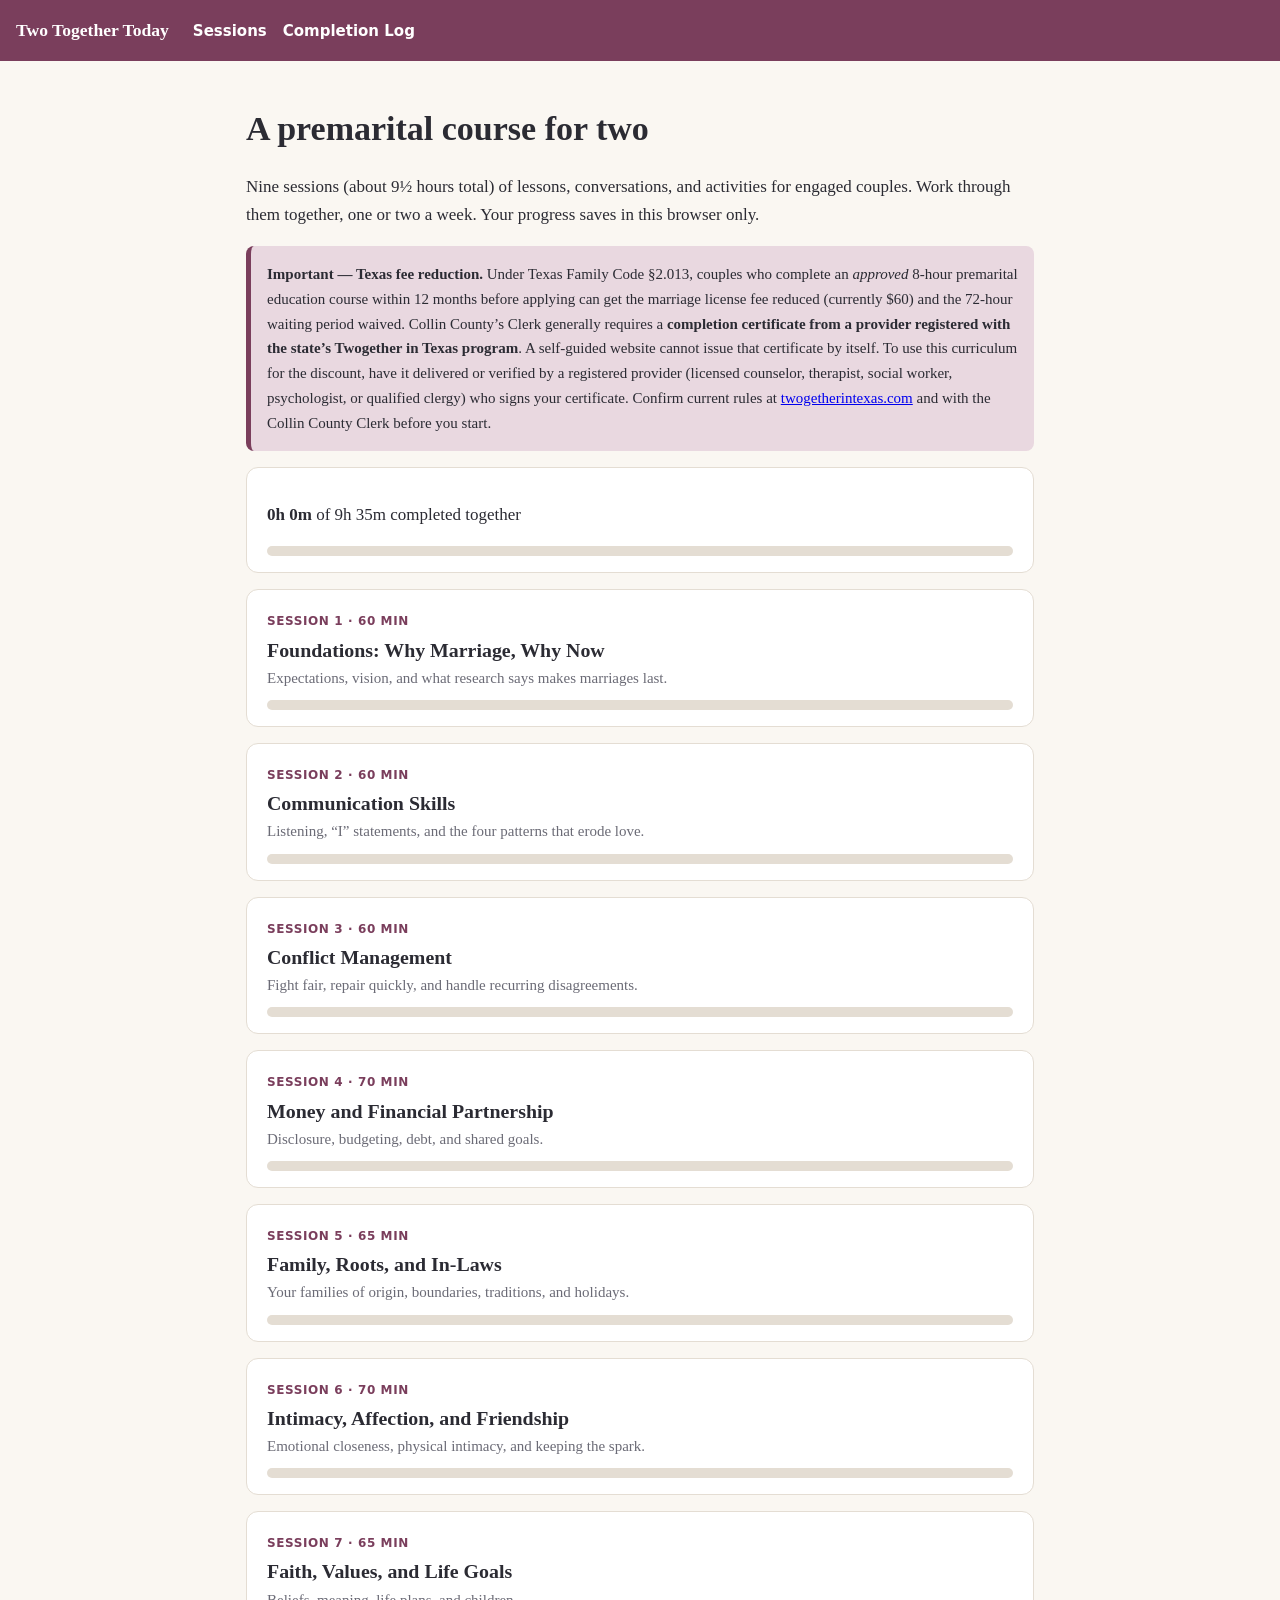
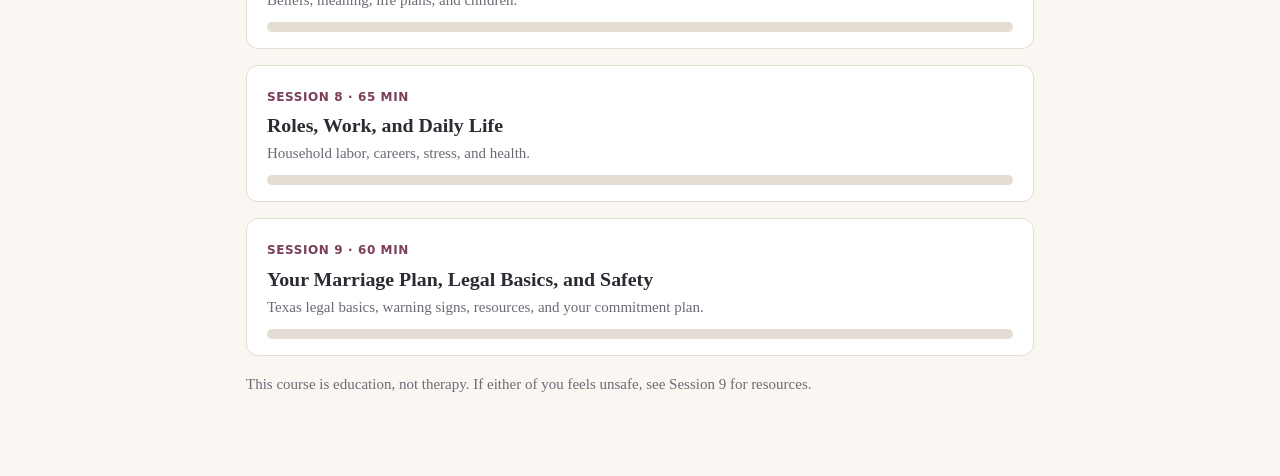
<file: index.html>
<!doctype html><html lang="en"><head><meta charset="utf-8"><meta name="viewport" content="width=device-width,initial-scale=1"><title>Two Together Today — Premarital Course</title><link rel="stylesheet" href="css/style.css"></head><body>
<header><strong>Two Together Today</strong><a href="index.html">Sessions</a><a href="log.html">Completion Log</a></header>
<main><h1>A premarital course for two</h1>
<p>Nine sessions (about 9½ hours total) of lessons, conversations, and activities for engaged couples. Work through them together, one or two a week. Your progress saves in this browser only.</p>
<div class="notice"><strong>Important — Texas fee reduction.</strong> Under Texas Family Code §2.013, couples who complete an <em>approved</em> 8-hour premarital education course within 12 months before applying can get the marriage license fee reduced (currently $60) and the 72-hour waiting period waived. Collin County’s Clerk generally requires a <strong>completion certificate from a provider registered with the state’s Twogether in Texas program</strong>. A self-guided website cannot issue that certificate by itself. To use this curriculum for the discount, have it delivered or verified by a registered provider (licensed counselor, therapist, social worker, psychologist, or qualified clergy) who signs your certificate. Confirm current rules at <a href="https://www.twogetherintexas.com">twogetherintexas.com</a> and with the Collin County Clerk before you start.</div>
<div class="card" id="prog"></div><div class="grid" id="mods"></div>
<p class="mut">This course is education, not therapy. If either of you feels unsafe, see Session 9 for resources.</p></main>
<script src="js/lessons.js"></script><script src="js/app.js"></script><script>home()</script></body></html>
</file>
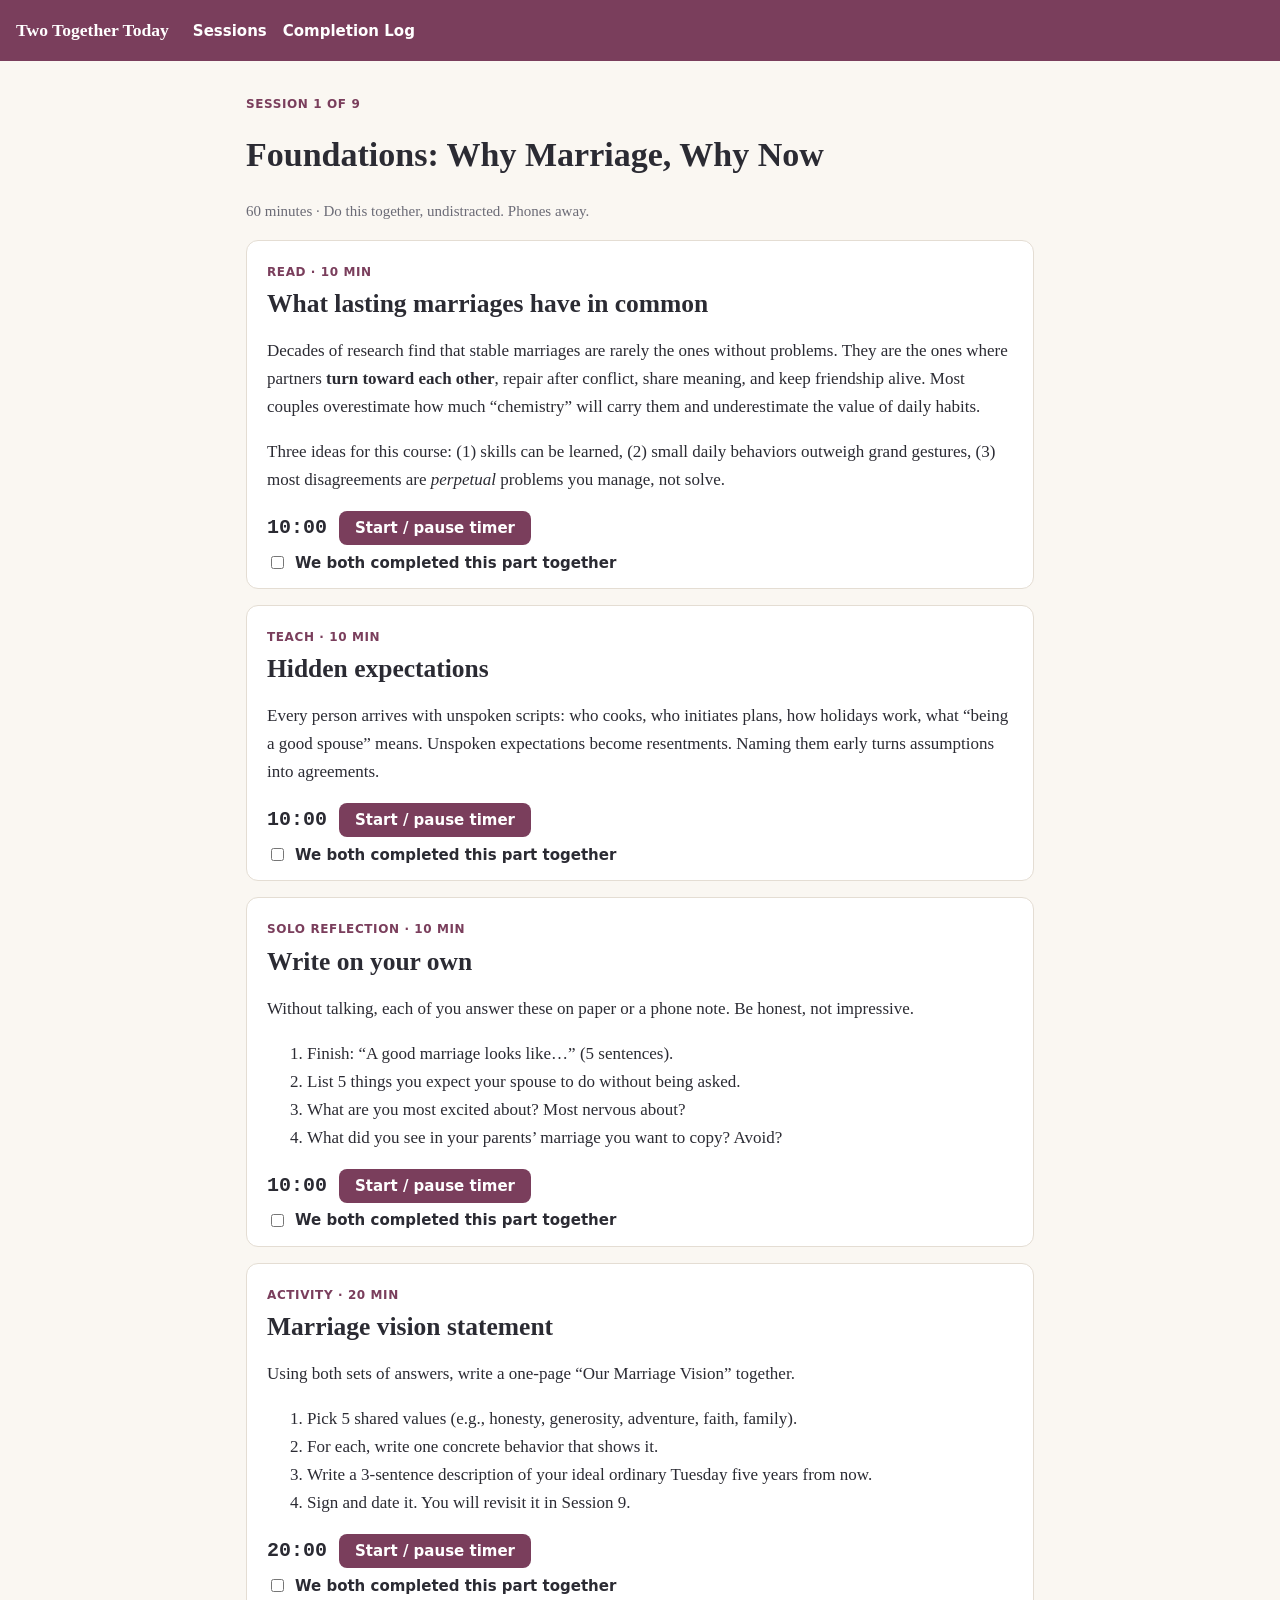
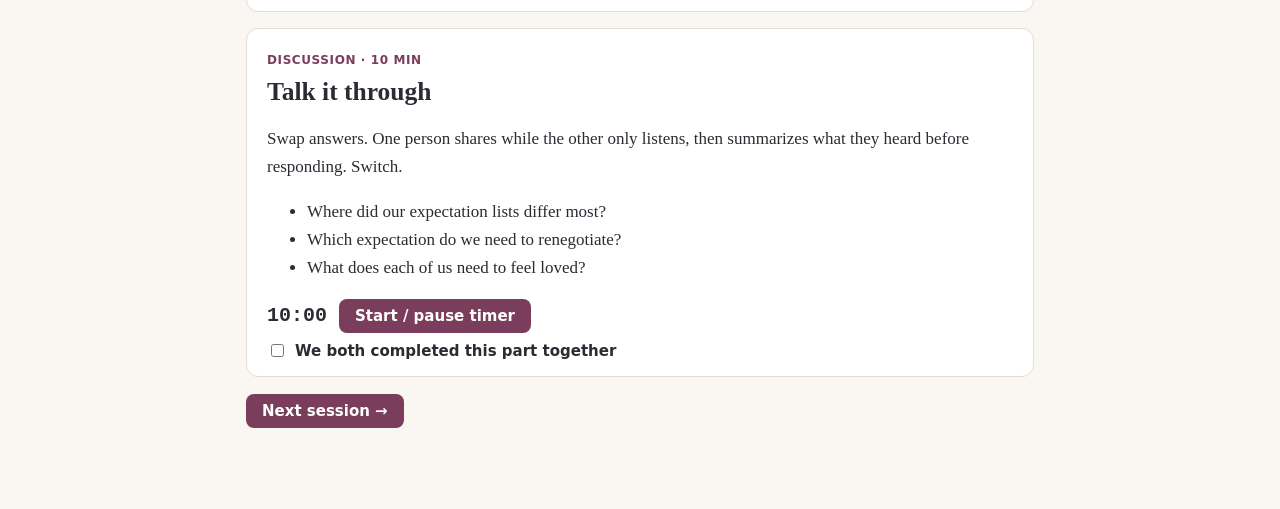
<file: lesson.html>
<!doctype html><html lang="en"><head><meta charset="utf-8"><meta name="viewport" content="width=device-width,initial-scale=1"><title>Session</title><link rel="stylesheet" href="css/style.css"></head><body>
<header><strong>Two Together Today</strong><a href="index.html">Sessions</a><a href="log.html">Completion Log</a></header>
<main id="app"></main><script src="js/lessons.js"></script><script src="js/app.js"></script><script>lesson()</script></body></html>
</file>
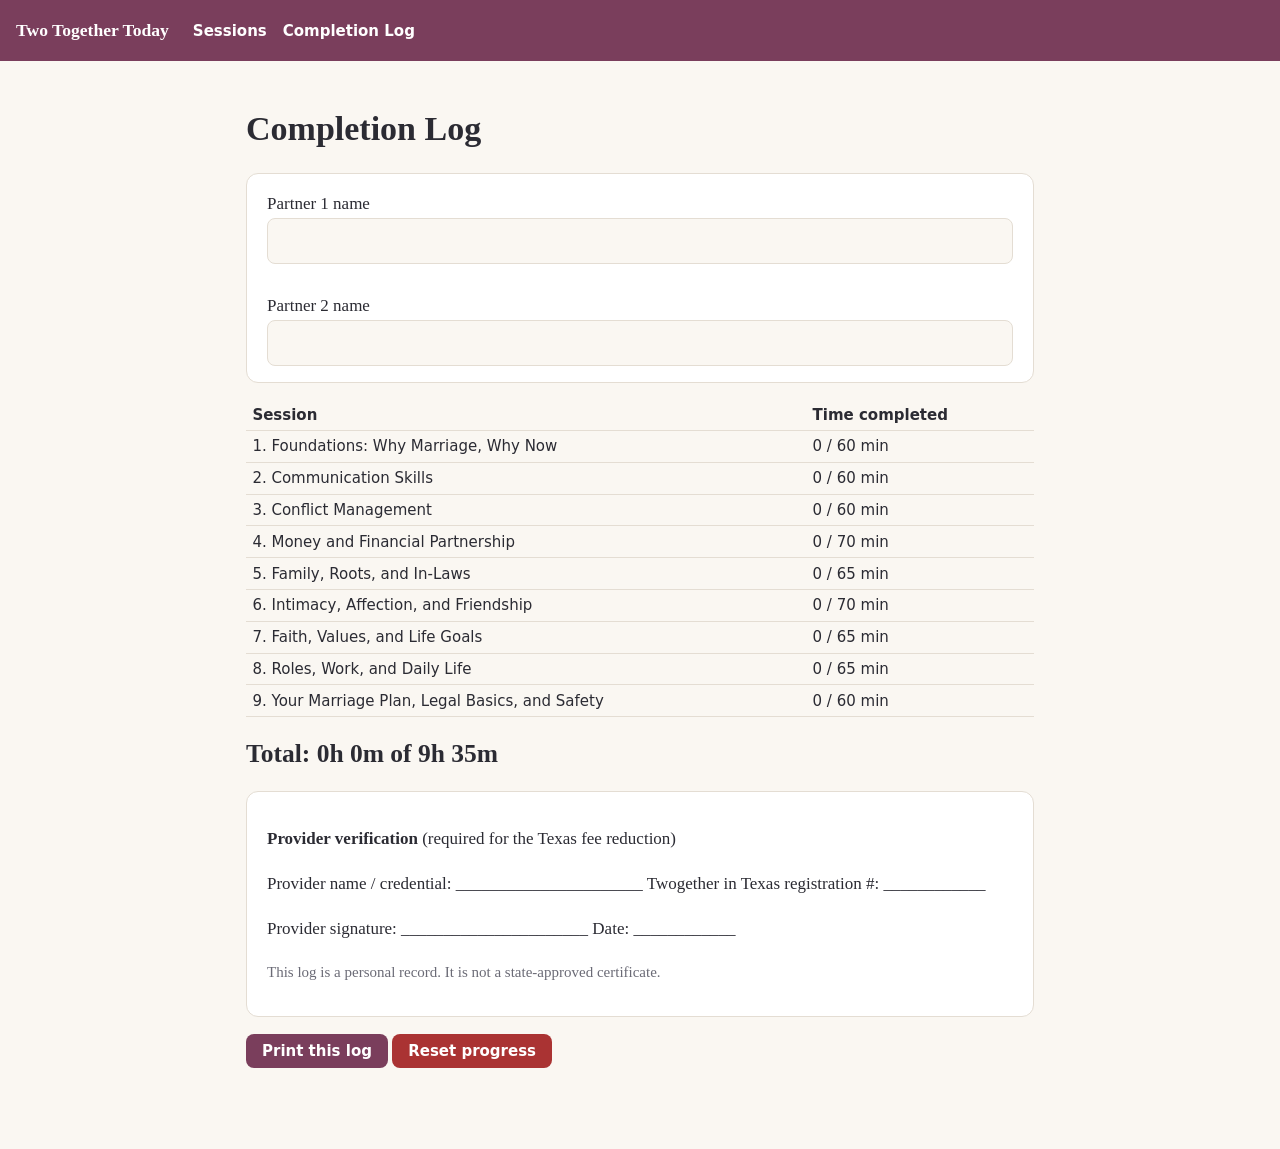
<file: log.html>
<!doctype html><html lang="en"><head><meta charset="utf-8"><meta name="viewport" content="width=device-width,initial-scale=1"><title>Completion Log</title><link rel="stylesheet" href="css/style.css"></head><body>
<header><strong>Two Together Today</strong><a href="index.html">Sessions</a><a href="log.html">Completion Log</a></header>
<main><h1>Completion Log</h1>
<div class="card"><label>Partner 1 name<input type="text" id="a"></label><br><br><label>Partner 2 name<input type="text" id="b"></label></div>
<table><thead><tr><th>Session</th><th>Time completed</th></tr></thead><tbody id="rows"></tbody></table>
<h2>Total: <span id="tot"></span></h2>
<div class="card"><p><strong>Provider verification</strong> (required for the Texas fee reduction)</p>
<p>Provider name / credential: ______________________ Twogether in Texas registration #: ____________</p>
<p>Provider signature: ______________________ Date: ____________</p>
<p class="mut">This log is a personal record. It is not a state-approved certificate.</p></div>
<p class="noprint"><button onclick="print()">Print this log</button> <button id="reset" style="background:#a33">Reset progress</button></p></main>
<script src="js/lessons.js"></script><script src="js/app.js"></script><script>log()</script></body></html>
</file>
<file: css/style.css>
:root{--bg:#faf7f2;--fg:#2b2b33;--card:#fff;--ac:#7a3e5c;--ac2:#e9d8e0;--mut:#6b6b76;--ok:#2e7d4f;--bd:#e4ddd3}
@media(prefers-color-scheme:dark){:root{--bg:#1b1a1f;--fg:#ece9e4;--card:#26242b;--ac:#d9a1bd;--ac2:#3a2c35;--mut:#a5a2ab;--ok:#6fcf97;--bd:#3a3741}}
*{box-sizing:border-box}body{margin:0;font:17px/1.65 Georgia,serif;background:var(--bg);color:var(--fg)}
header{background:var(--ac);color:#fff;padding:1rem}header a{color:#fff;margin-right:1rem;text-decoration:none;font:600 15px system-ui}
header strong{font-size:1.1rem;margin-right:1.5rem}
main{max-width:820px;margin:auto;padding:1.5rem 1rem 4rem}h1,h2,h3{line-height:1.25}
.card{background:var(--card);border:1px solid var(--bd);border-radius:12px;padding:1rem 1.25rem;margin:1rem 0}
.notice{background:var(--ac2);border-left:5px solid var(--ac);padding:1rem;border-radius:8px;font-size:15px}
.grid a.card{display:block;text-decoration:none;color:inherit}.grid a.card:hover{border-color:var(--ac)}
.bar{height:10px;background:var(--bd);border-radius:6px;overflow:hidden}.bar i{display:block;height:100%;background:var(--ok)}
.tag{font:600 12px system-ui;text-transform:uppercase;letter-spacing:.05em;color:var(--ac)}
.seg.done{border-color:var(--ok)}.seg label{font:600 15px system-ui;display:flex;gap:.5rem;align-items:center;margin-top:.5rem}
button,.btn{font:600 15px system-ui;background:var(--ac);color:#fff;border:0;border-radius:8px;padding:.5rem 1rem;cursor:pointer;text-decoration:none;display:inline-block}
.timer{font:600 20px ui-monospace,monospace;margin-right:.75rem}.mut{color:var(--mut);font-size:15px}
textarea,input[type=text]{width:100%;font:inherit;padding:.5rem;border:1px solid var(--bd);border-radius:8px;background:var(--bg);color:var(--fg)}
table{width:100%;border-collapse:collapse;font:15px system-ui}td,th{border-bottom:1px solid var(--bd);padding:.4rem;text-align:left}
@media print{header,button,.noprint{display:none}body{background:#fff;color:#000}.card{border-color:#999}}
</file>
